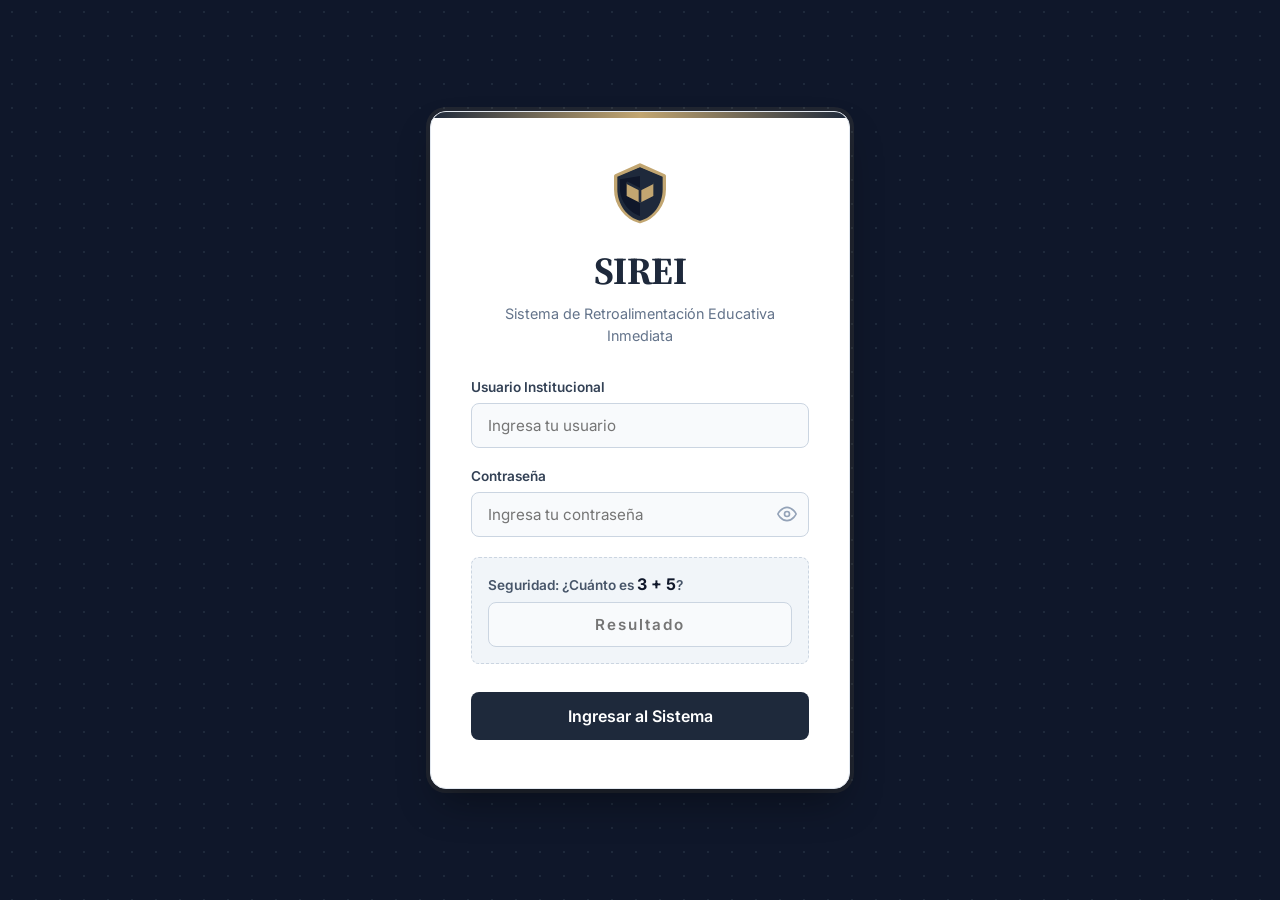
<file: index.html>
<!DOCTYPE html>
<html lang="es">
<head>
  <meta charset="UTF-8">
  <meta name="viewport" content="width=device-width, initial-scale=1.0, viewport-fit=cover">
  <title>SIREI · Sistema de Retroalimentación Educativa Inmediata</title>
  <meta name="description" content="Acceso oficial al Sistema de Retroalimentación Educativa Inmediata (SIREI). Plataforma institucional para la gestión y evaluación del aprendizaje.">
  <meta name="keywords" content="educación, SIREI, sistema, aprendizaje, evaluación">
  
  <!-- Favicon (SVG data URI) -->
  <link rel="icon" href="data:image/svg+xml,<svg xmlns='http://www.w3.org/2000/svg' viewBox='0 0 100 100'><rect width='100' height='100' rx='20' fill='%231e293b'/><text x='50' y='65' font-family='serif' font-size='50' font-weight='bold' fill='%23c2a671' text-anchor='middle'>S</text></svg>">
  
  <!-- Fuentes de Google: Inter y Source Serif 4 -->
  <link rel="preconnect" href="https://fonts.googleapis.com">
  <link rel="preconnect" href="https://fonts.gstatic.com" crossorigin>
  <link href="https://fonts.googleapis.com/css2?family=Inter:wght@400;500;600&family=Source+Serif+4:opsz,wght@8..60,600;8..60,700&display=swap" rel="stylesheet">
  
  <!-- Estilos -->
  <link rel="stylesheet" href="css/stylesindex.css">

  <!-- PWA: instalable, carga rápida y funciona sin conexión -->
  <link rel="manifest" href="manifest.json">
  <meta name="theme-color" content="#1E3A8A">
  <link rel="apple-touch-icon" href="icon-192.png">

  <!-- Si la sesión del docente sigue activa, el login no debe mostrarse. -->
  <script>
    (function () {
      try {
        var token = sessionStorage.getItem('sirei_token');
        if (!token) return;
        var rol = (sessionStorage.getItem('sirei_rol') || '').toLowerCase();
        if (rol !== 'docente') return; // los demás paneles conservan su comportamiento

        var destino = 'docente.html';
        var nombre = sessionStorage.getItem('sirei_nombre') || sessionStorage.getItem('sirei_user') || '';
        var salidaIntencional = sessionStorage.getItem('sireiSalidaIntencional') === '1';
        if (salidaIntencional) sessionStorage.removeItem('sireiSalidaIntencional');

        if (!salidaIntencional) {
          window.location.replace(destino);
          return;
        }

        // El docente salió a propósito con 3 toques: se muestra el login con aviso.
        document.addEventListener('DOMContentLoaded', function () {
          var tarjeta = document.querySelector('.login-card');
          if (!tarjeta || !tarjeta.parentNode) return;
          var aviso = document.createElement('div');
          aviso.style.cssText = 'background:#eff6ff; border:1px solid #bfdbfe; border-radius:12px; padding:12px 14px; margin-bottom:16px; text-align:center;';
          var texto = document.createElement('p');
          texto.style.cssText = 'margin:0 0 8px 0; color:#1e3a8a; font-size:0.92rem;';
          texto.textContent = nombre ? ('Ya tienes una sesión iniciada como ' + nombre + '.') : 'Ya tienes una sesión iniciada.';
          var boton = document.createElement('button');
          boton.type = 'button';
          boton.textContent = 'Volver al panel';
          boton.style.cssText = 'background:#1E3A8A; color:#fff; border:none; border-radius:8px; padding:9px 16px; font-weight:700; cursor:pointer;';
          boton.addEventListener('click', function () { window.location.href = destino; });
          aviso.appendChild(texto);
          aviso.appendChild(boton);
          tarjeta.parentNode.insertBefore(aviso, tarjeta);
        });
      } catch (e) {}
    })();
  </script>

  <script>
    if ('serviceWorker' in navigator && location.protocol.indexOf('http') === 0) {
      window.addEventListener('load', function () {
        navigator.serviceWorker.register('sw.js').catch(function () {});
      });
    }
  </script>
</head>
<body>
  <div class="container">
    <div class="login-card fade-in-up">
      <div class="logo-area">
        <div class="icono-escudo">
          <!-- Escudo Educativo Premium -->
          <svg width="64" height="64" viewBox="0 0 24 24" fill="none" xmlns="http://www.w3.org/2000/svg">
            <path d="M12 2L3 6V11C3 16.55 6.84 21.74 12 23C17.16 21.74 21 16.55 21 11V6L12 2Z" fill="#1E293B" stroke="#C2A671" stroke-width="1.5" stroke-linejoin="round"/>
            <path d="M12 22.8C16.9 21.6 20.5 16.6 20.5 11V6.3L12 2.7L3.5 6.3V11C3.5 16.6 7.1 21.6 12 22.8Z" fill="#1E293B"/>
            <path d="M12 6V21C7.8 19.8 4.5 15.3 4.5 11V7.2L12 6Z" fill="#0F172A"/>
            <!-- Libro dentro del escudo -->
            <path d="M12 16L7 13.5V8.5L12 11L17 8.5V13.5L12 16Z" fill="#C2A671"/>
            <path d="M12 11V16" stroke="#1E293B" stroke-width="1"/>
            <path d="M12 11L7 8.5" stroke="#1E293B" stroke-width="1"/>
            <path d="M12 11L17 8.5" stroke="#1E293B" stroke-width="1"/>
          </svg>
        </div>
        <h1>SIREI</h1>
        <p class="subtitulo">Sistema de Retroalimentación Educativa Inmediata</p>
      </div>

      <!-- Formulario de Login -->
      <form id="loginForm">
        <div class="input-group">
          <label for="usuario">Usuario Institucional</label>
          <input type="text" id="usuario" name="usuario" placeholder="Ingresa tu usuario" required autocomplete="off">
        </div>

        <div class="input-group">
          <label for="password">Contraseña</label>
          <div class="password-wrapper">
            <input type="password" id="password" name="password" placeholder="Ingresa tu contraseña" required>
            <button type="button" class="btn-toggle-password" id="togglePassword" aria-label="Mostrar contraseña">
              <svg width="20" height="20" viewBox="0 0 24 24" fill="none" stroke="currentColor" stroke-width="2" stroke-linecap="round" stroke-linejoin="round" class="feather feather-eye"><path d="M1 12s4-8 11-8 11 8 11 8-4 8-11 8-11-8-11-8z"></path><circle cx="12" cy="12" r="3"></circle></svg>
            </button>
          </div>
        </div>

        <!-- Captcha Matemático -->
        <div class="captcha-group">
          <label for="captchaInput">Seguridad: ¿Cuánto es <span id="captchaQuestion">X + Y</span>?</label>
          <input type="text" id="captchaInput" placeholder="Resultado" required autocomplete="off">
        </div>

        <button type="submit" id="btnIngresar">
          <span class="btn-text">Ingresar al Sistema</span>
          <div class="spinner" id="btnSpinner" style="display: none;"></div>
        </button>
        <div id="mensajeError" class="mensaje-error"></div>
      </form>
    </div>
  </div>

  <!-- Scripts -->
  <script src="js/config.js"></script>
  <script>
    const WEB_APP_URL = SIREI_CONFIG.ADMIN_API_URL;
  </script>
  <script src="js/authindex.js"></script>
</body>
</html>
</file>
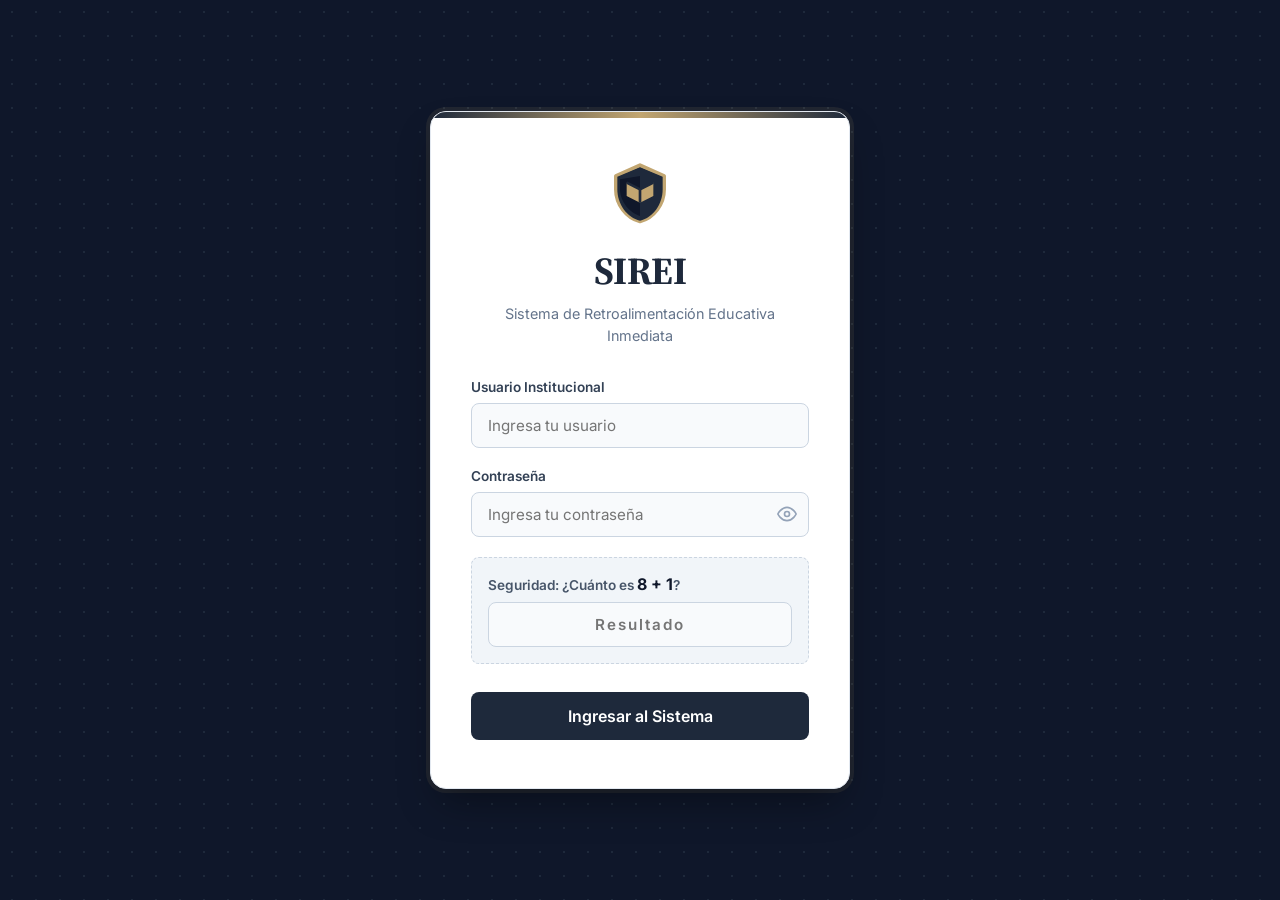
<file: admin.html>
<!DOCTYPE html>
<html lang="es">
<head>
  <meta charset="UTF-8">
  <meta name="viewport" content="width=device-width, initial-scale=1.0, viewport-fit=cover">
  <meta name="description" content="SIREI - Panel Administrativo">
  <title>SIREI · Panel Administrativo</title>
  <link rel="icon" href="data:image/svg+xml,<svg xmlns='http://www.w3.org/2000/svg' viewBox='0 0 100 100'><path d='M50 10 L90 30 L50 50 L10 30 Z' fill='%231E3A8A'/><path d='M90 35 L90 70 L50 90 L50 55 Z' fill='%233B82F6'/><path d='M10 35 L10 70 L50 90 L50 55 Z' fill='%2360A5FA'/></svg>">
  <link href="https://fonts.googleapis.com/css2?family=Source+Serif+Pro:wght@400;600;700&family=Inter:wght@400;500;600;700&display=swap" rel="stylesheet">
  <link rel="stylesheet" href="https://cdn.jsdelivr.net/npm/bootstrap-icons@1.11.1/font/bootstrap-icons.css">
  <link rel="stylesheet" href="css/admin.css">

  <!-- PWA: instalable, carga rápida y funciona sin conexión -->
  <link rel="manifest" href="manifest.json">
  <meta name="theme-color" content="#1E3A8A">
  <link rel="apple-touch-icon" href="icon-192.png">
  <script>
    if ('serviceWorker' in navigator && location.protocol.indexOf('http') === 0) {
      window.addEventListener('load', function () {
        navigator.serviceWorker.register('sw.js').catch(function () {});
      });
    }
  </script>
</head>
<body>
  <div class="app-container">
    <!-- Overlay for mobile sidebar -->
    <div class="sidebar-overlay" id="sidebarOverlay"></div>

    <!-- Barra lateral izquierda (Sidebar) -->
    <aside class="sidebar" id="sidebar">
      <div class="sidebar-header">
        <div class="sirei-titulo">
          <h2>SIREI <span class="badge-version">v2.0</span></h2>
          <p class="siglas-desc">Sistema de Retroalimentación Educativa Inmediata</p>
        </div>
      </div>
      <nav class="sidebar-nav">
        <a href="#" class="nav-item active" data-tab="datos">
          <i class="bi bi-building" style="color: #60A5FA;"></i> Datos Escolares
        </a>
        <a href="#" class="nav-item" data-tab="asignaturas">
          <i class="bi bi-book" style="color: #34D399;"></i> Mapa Curricular
        </a>
        <a href="#" class="nav-item" data-tab="docentes">
          <i class="bi bi-people" style="color: #FBBF24;"></i> Docentes
        </a>
        <a href="#" class="nav-item" data-tab="alumnos">
          <i class="bi bi-person-badge" style="color: #F87171;"></i> Alumnos
        </a>
        <a href="#" class="nav-item" data-tab="areas">
          <i class="bi bi-grid-3x3-gap-fill" style="color: #A78BFA;"></i> Áreas
        </a>
        <a href="#" class="nav-item" data-tab="actitudinal">
          <i class="bi bi-emoji-smile" style="color: #F472B6;"></i> Actitudinal
        </a>
        <a href="#" class="nav-item" data-tab="usuarios">
          <i class="bi bi-shield-lock" style="color: #F59E0B;"></i> Usuarios
        </a>
      </nav>
      <div class="sidebar-footer">
        <button id="logoutBtn" class="btn-logout"><i class="bi bi-box-arrow-right"></i> Cerrar sesión</button>
      </div>
    </aside>

    <!-- Área de contenido principal -->
    <main class="main-content">
      <!-- Barra superior con logo y usuario -->
      <header class="top-bar">
        <button class="menu-toggle" id="menuToggle">☰</button>
        <div class="logo-escuela-header" id="headerLogo">
          <!-- Aquí se cargará el logo de la escuela (más grande) -->
        </div>
        <div class="user-info">
          <div class="user-avatar">
            <i class="bi bi-person-circle"></i>
          </div>
          <div class="user-details">
            <span class="user-name" id="userName">Cargando...</span>
            <span class="user-role" id="userRole">Administrador</span>
          </div>
        </div>
      </header>

      <!-- Contenedor dinámico para las pestañas -->
      <div id="tabContent" class="tab-content-container"></div>
    </main>
  </div>

  <script src="js/config.js"></script>
  <script>
    const API_URL = SIREI_CONFIG.ADMIN_API_URL;
  </script>
  <script src="js/sirei.js"></script>
  <script src="js/export.js"></script>
  <script src="js/admin.js"></script>
  <script src="js/init.js"></script>
</body>
</html>
</file>
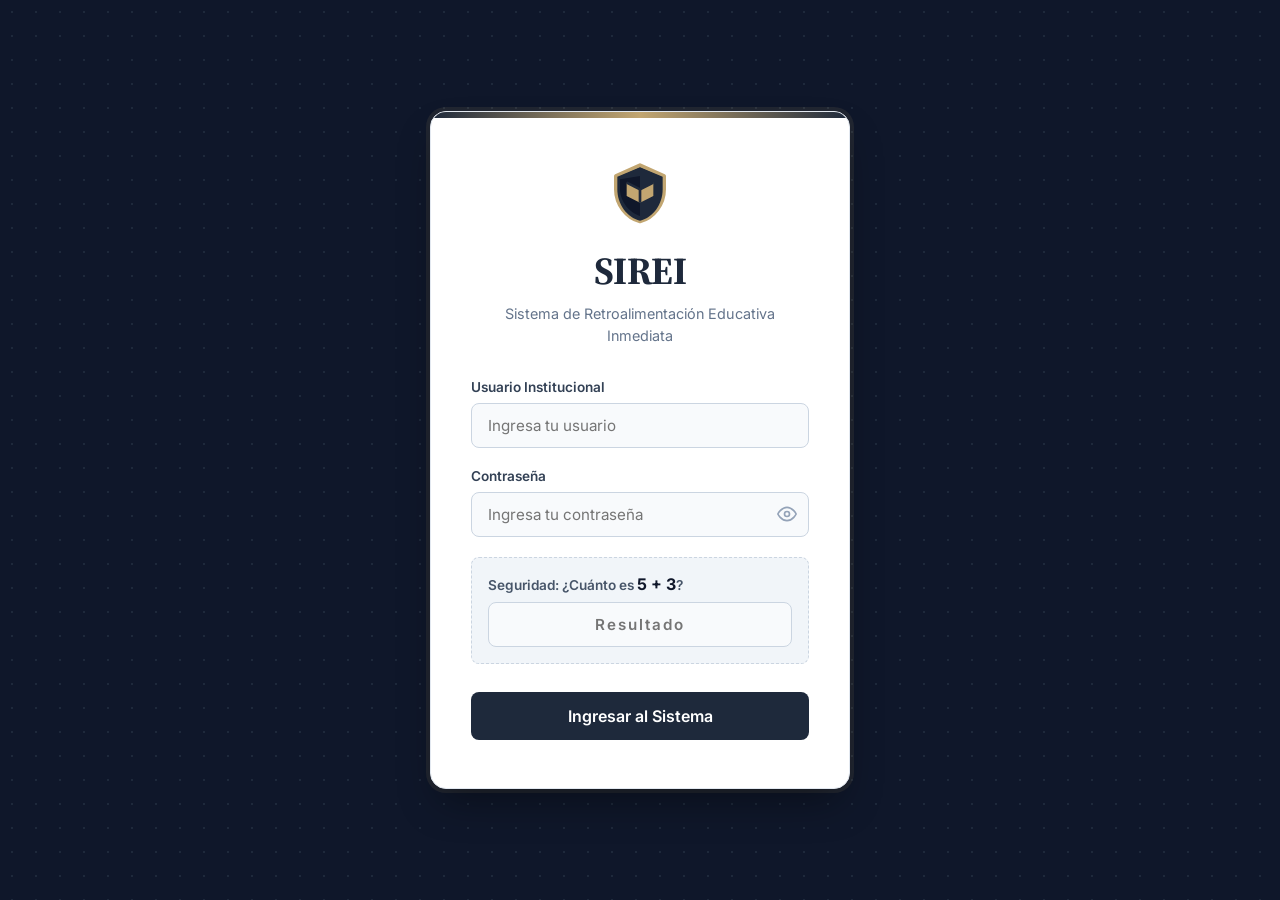
<file: coordinador.html>
<!DOCTYPE html>
<html lang="es">
<head>
  <meta charset="UTF-8">
  <meta name="viewport" content="width=device-width, initial-scale=1.0, viewport-fit=cover">
  <meta name="description" content="SIREI - Panel del Coordinador Académico">
  <title>SIREI · Coordinador Académico</title>
  <link rel="icon" href="data:image/svg+xml,<svg xmlns='http://www.w3.org/2000/svg' viewBox='0 0 100 100'><path d='M50 10 L90 30 L50 50 L10 30 Z' fill='%231E3A8A'/><path d='M90 35 L90 70 L50 90 L50 55 Z' fill='%233B82F6'/><path d='M10 35 L10 70 L50 90 L50 55 Z' fill='%2360A5FA'/></svg>">
  <link href="https://fonts.googleapis.com/css2?family=Source+Serif+Pro:wght@400;600;700&family=Inter:wght@400;500;600;700&display=swap" rel="stylesheet">
  <link rel="stylesheet" href="https://cdn.jsdelivr.net/npm/bootstrap-icons@1.11.1/font/bootstrap-icons.css">
  <link rel="stylesheet" href="css/admin.css">

  <!-- PWA: instalable, carga rápida y funciona sin conexión -->
  <link rel="manifest" href="manifest.json">
  <meta name="theme-color" content="#1E3A8A">
  <link rel="apple-touch-icon" href="icon-192.png">
  <script>
    if ('serviceWorker' in navigator && location.protocol.indexOf('http') === 0) {
      window.addEventListener('load', function () {
        navigator.serviceWorker.register('sw.js').catch(function () {});
      });
    }
  </script>
</head>
<body>
  <div class="app-container">
    <!-- Overlay for mobile sidebar -->
    <div class="sidebar-overlay" id="sidebarOverlay"></div>

    <!-- Barra lateral izquierda (Sidebar) -->
    <aside class="sidebar" id="sidebar">
      <div class="sidebar-header">
        <div class="sirei-titulo">
          <h2>SIREI <span class="badge-version">Coordinador</span></h2>
          <p class="siglas-desc">Sistema de Retroalimentación Educativa Inmediata</p>
        </div>
      </div>
      <nav class="sidebar-nav">
        <a href="#" class="nav-item active" data-tab="datos">
          <i class="bi bi-building" style="color: #60A5FA;"></i> Datos Escolares
        </a>
        <a href="#" class="nav-item" data-tab="asignaturas">
          <i class="bi bi-book" style="color: #34D399;"></i> Mapa Curricular
        </a>
        <a href="#" class="nav-item" data-tab="docentes">
          <i class="bi bi-people" style="color: #FBBF24;"></i> Docentes
        </a>
        <a href="#" class="nav-item" data-tab="alumnos">
          <i class="bi bi-person-badge" style="color: #F87171;"></i> Alumnos
        </a>
        <a href="#" class="nav-item" data-tab="coordinacion">
          <i class="bi bi-grid-3x3-gap-fill" style="color: #A78BFA;"></i> Asignación
        </a>
        <a href="#" class="nav-item" data-tab="periodos">
          <i class="bi bi-calendar3" style="color: #F59E0B;"></i> Períodos
        </a>
        <a href="#" class="nav-item" data-tab="calificacionesFinales">
          <i class="bi bi-clipboard-check" style="color: #34D399;"></i> Calificaciones Finales
        </a>
      </nav>
      <div class="sidebar-footer">
        <button id="logoutBtn" class="btn-logout"><i class="bi bi-box-arrow-right"></i> Cerrar sesión</button>
      </div>
    </aside>

    <!-- Área de contenido principal -->
    <main class="main-content">
      <!-- Barra superior con logo y usuario -->
      <header class="top-bar">
        <button class="menu-toggle" id="menuToggle">☰</button>
        <div class="logo-escuela-header" id="headerLogo">
          <!-- Aquí se cargará el logo de la escuela (más grande) -->
        </div>
        <div class="user-info">
          <div class="user-avatar">
            <i class="bi bi-person-circle"></i>
          </div>
          <div class="user-details">
            <span class="user-name" id="userName">Cargando...</span>
            <span class="user-role" id="userRole">Coordinador</span>
          </div>
        </div>
      </header>

      <!-- Contenedor dinámico para las pestañas -->
      <div id="tabContent" class="tab-content-container"></div>
    </main>
  </div>

  <!-- Definir la URL del API del coordinador -->
  <script src="js/config.js"></script>
  <script>
    const API_URL = SIREI_CONFIG.COORDINADOR_API_URL;
  </script>
  <!-- Cargar librerías -->
  <script src="js/sirei.js"></script>
  <script src="js/coordinador.js"></script>
</body>
</html>
</file>
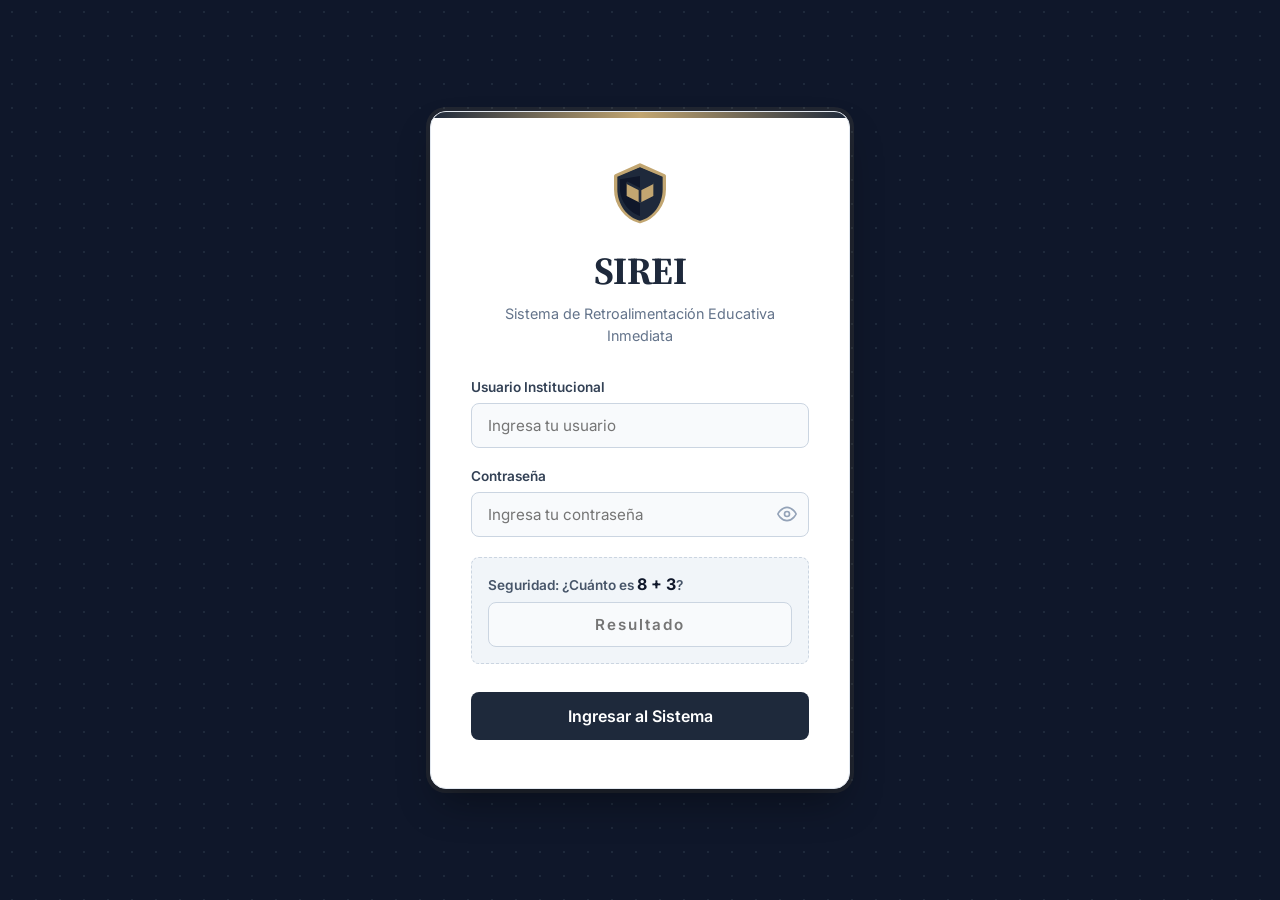
<file: prefecto.html>
<!DOCTYPE html>
<html lang="es">
<head>
  <meta charset="UTF-8">
  <meta name="viewport" content="width=device-width, initial-scale=1.0, viewport-fit=cover">
  <meta name="description" content="SIREI - Panel del Prefecto">
  <title>SIREI · Prefecto</title>
  <link rel="icon" href="data:image/svg+xml,<svg xmlns='http://www.w3.org/2000/svg' viewBox='0 0 100 100'><path d='M50 10 L90 30 L50 50 L10 30 Z' fill='%231E3A8A'/><path d='M90 35 L90 70 L50 90 L50 55 Z' fill='%233B82F6'/><path d='M10 35 L10 70 L50 90 L50 55 Z' fill='%2360A5FA'/></svg>">
  <link href="https://fonts.googleapis.com/css2?family=Source+Serif+Pro:wght@400;600;700&family=Inter:wght@400;500;600;700&display=swap" rel="stylesheet">
  <link rel="stylesheet" href="https://cdn.jsdelivr.net/npm/bootstrap-icons@1.11.1/font/bootstrap-icons.css">
  <link rel="stylesheet" href="css/admin.css">

  <!-- PWA: instalable, carga rápida y funciona sin conexión -->
  <link rel="manifest" href="manifest.json">
  <meta name="theme-color" content="#1E3A8A">
  <link rel="apple-touch-icon" href="icon-192.png">
  <script>
    if ('serviceWorker' in navigator && location.protocol.indexOf('http') === 0) {
      window.addEventListener('load', function () {
        navigator.serviceWorker.register('sw.js').catch(function () {});
      });
    }
  </script>
</head>
<body>
  <div class="app-container">
    <div class="sidebar-overlay" id="sidebarOverlay"></div>

    <aside class="sidebar" id="sidebar">
      <div class="sidebar-header">
        <div class="sirei-titulo">
          <h2>SIREI <span class="badge-version">Prefecto</span></h2>
          <p class="siglas-desc">Sistema de Retroalimentación Educativa Inmediata</p>
        </div>
      </div>
      <nav class="sidebar-nav">
        <a href="#" class="nav-item active" data-tab="ahora">
          <i class="bi bi-broadcast" style="color: #34D399;"></i> Ahora
        </a>
        <a href="#" class="nav-item" data-tab="alumnos">
          <i class="bi bi-people" style="color: #60A5FA;"></i> Alumnos
        </a>
        <a href="#" class="nav-item" data-tab="grupos">
          <i class="bi bi-diagram-3" style="color: #FBBF24;"></i> Grupos
        </a>
        <a href="#" class="nav-item" data-tab="docentes">
          <i class="bi bi-person-video3" style="color: #A78BFA;"></i> Docentes
        </a>
        <a href="#" class="nav-item" data-tab="casos">
          <i class="bi bi-clipboard2-pulse" style="color: #F87171;"></i> Casos
        </a>
        <a href="#" class="nav-item" data-tab="reportes">
          <i class="bi bi-printer" style="color: #F472B6;"></i> Reportes
        </a>
      </nav>
      <div class="sidebar-footer">
        <button id="logoutBtn" class="btn-logout"><i class="bi bi-box-arrow-right"></i> Cerrar sesión</button>
      </div>
    </aside>

    <main class="main-content">
      <header class="top-bar">
        <button class="menu-toggle" id="menuToggle">☰</button>
        <div class="logo-escuela-header" id="headerLogo"></div>
        <div class="user-info">
          <div class="user-avatar">
            <i class="bi bi-person-badge"></i>
          </div>
          <div class="user-details">
            <span class="user-name" id="userName">Cargando...</span>
            <span class="user-role" id="userRole">Prefecto</span>
          </div>
        </div>
      </header>

      <div id="tabContent" class="tab-content-container"></div>
    </main>
  </div>

  <script src="js/config.js"></script>
  <script>
    const API_URL = SIREI_CONFIG.COORDINADOR_API_URL;
  </script>
  <script src="js/sirei.js"></script>
  <script src="js/pages/prefecto.js"></script>
</body>
</html>
</file>
<file: css/stylesindex.css>
/* Reset básico */
* {
  margin: 0;
  padding: 0;
  box-sizing: border-box;
}

body {
  font-family: 'Inter', sans-serif;
  /* Fondo con patrón geométrico sutil y colores premium */
  background-color: #0F172A;
  background-image: radial-gradient(#1E293B 1px, transparent 1px);
  background-size: 24px 24px;
  min-height: 100vh;
  display: flex;
  align-items: center;
  justify-content: center;
  padding: 20px;
}

.container {
  width: 100%;
  display: flex;
  justify-content: center;
  perspective: 1000px;
}

/* Animaciones */
@keyframes fadeInUp {
  from {
    opacity: 0;
    transform: translateY(30px) scale(0.98);
  }
  to {
    opacity: 1;
    transform: translateY(0) scale(1);
  }
}

.fade-in-up {
  animation: fadeInUp 0.7s cubic-bezier(0.16, 1, 0.3, 1) forwards;
}

/* Tarjeta de login */
.login-card {
  background: #ffffff;
  border-radius: 16px;
  border: 1px solid #E2E8F0;
  box-shadow: 0 20px 40px -10px rgba(0, 0, 0, 0.4), 
              0 0 0 4px rgba(194, 166, 113, 0.1);
  width: 100%;
  max-width: 420px;
  padding: 48px 40px;
  position: relative;
  overflow: hidden;
}

/* Detalle superior en la tarjeta */
.login-card::before {
  content: "";
  position: absolute;
  top: 0;
  left: 0;
  width: 100%;
  height: 6px;
  background: linear-gradient(90deg, #1E293B, #C2A671, #1E293B);
}

/* Logo e icono */
.logo-area {
  text-align: center;
  margin-bottom: 32px;
}

.icono-escudo {
  margin-bottom: 20px;
  display: flex;
  justify-content: center;
}

h1 {
  font-family: 'Source Serif 4', serif;
  font-weight: 700;
  font-size: 2.4rem;
  color: #1E293B;
  margin-bottom: 6px;
  letter-spacing: -0.5px;
}

.subtitulo {
  font-weight: 400;
  font-size: 0.9rem;
  color: #64748B;
  max-width: 280px;
  margin: 0 auto;
  line-height: 1.5;
}

/* Campos del formulario */
.input-group {
  margin-bottom: 20px;
  text-align: left;
}

label {
  display: block;
  font-size: 0.85rem;
  font-weight: 600;
  color: #334155;
  margin-bottom: 8px;
}

input[type="text"],
input[type="password"] {
  width: 100%;
  padding: 12px 16px;
  border: 1.5px solid #CBD5E1;
  border-radius: 8px;
  font-size: 0.95rem;
  font-family: 'Inter', sans-serif;
  color: #1E293B;
  transition: all 0.2s ease;
  outline: none;
  background: #F8FAFC;
}

input[type="text"]:focus,
input[type="password"]:focus {
  border-color: #C2A671;
  background: #FFFFFF;
  box-shadow: 0 0 0 3px rgba(194, 166, 113, 0.15);
}

/* Toggle Password */
.password-wrapper {
  position: relative;
}

.btn-toggle-password {
  position: absolute;
  right: 12px;
  top: 50%;
  transform: translateY(-50%);
  background: none;
  border: none;
  padding: 0;
  color: #94A3B8;
  cursor: pointer;
  display: flex;
  align-items: center;
  justify-content: center;
  width: auto;
  box-shadow: none;
}

.btn-toggle-password:hover {
  color: #475569;
  background: none;
  box-shadow: none;
  transform: translateY(-50%);
}

/* Captcha */
.captcha-group {
  margin-bottom: 28px;
  background: #F1F5F9;
  padding: 16px;
  border-radius: 8px;
  border: 1px dashed #CBD5E1;
}

.captcha-group label {
  margin-bottom: 8px;
  color: #475569;
}

.captcha-group input {
  text-align: center;
  font-weight: 600;
  letter-spacing: 2px;
}

#captchaQuestion {
  font-weight: 700;
  color: #0F172A;
  font-size: 1rem;
}

/* Botón principal */
button[type="submit"] {
  width: 100%;
  background: #1E293B;
  color: #FFFFFF;
  border: none;
  padding: 14px;
  border-radius: 8px;
  font-size: 1rem;
  font-weight: 600;
  font-family: 'Inter', sans-serif;
  cursor: pointer;
  transition: all 0.2s ease;
  display: flex;
  justify-content: center;
  align-items: center;
  gap: 10px;
}

button[type="submit"]:hover:not(:disabled) {
  background: #0F172A;
  box-shadow: 0 4px 12px rgba(15, 23, 42, 0.2);
}

button[type="submit"]:disabled {
  background: #94A3B8;
  cursor: not-allowed;
}

/* Spinner */
.spinner {
  width: 20px;
  height: 20px;
  border: 2px solid rgba(255, 255, 255, 0.3);
  border-radius: 50%;
  border-top-color: #FFFFFF;
  animation: spin 0.8s linear infinite;
}

@keyframes spin {
  to { transform: rotate(360deg); }
}

/* Mensaje de error */
.mensaje-error {
  margin-top: 20px;
  text-align: center;
  font-size: 0.85rem;
  color: #991B1B;
  background: #FEF2F2;
  border: 1px solid #FCA5A5;
  padding: 12px;
  border-radius: 8px;
  display: none;
  font-weight: 500;
  animation: shake 0.4s ease;
}

@keyframes shake {
  0%, 100% { transform: translateX(0); }
  25% { transform: translateX(-4px); }
  75% { transform: translateX(4px); }
}

/* Responsive para móviles */
@media (max-width: 480px) {
  .login-card {
    padding: 32px 24px;
  }
  h1 {
    font-size: 2rem;
  }
}
</file>
<file: css/admin.css>
:root {
  --color-primary: #1E3A8A;
  --color-primary-dark: #1E3A8A;
  --color-primary-light: #3B82F6;
  --color-gray-50: #f9fafb;
  --color-gray-100: #f3f4f6;
  --color-gray-200: #e5e7eb;
  --color-gray-600: #4b5563;
  --color-gray-700: #374151;
  --shadow-sm: 0 1px 2px 0 rgb(0 0 0 / 0.05);
  --shadow-md: 0 4px 6px -1px rgb(0 0 0 / 0.1);
  --radius-lg: 0.5rem;
}

* {
  margin: 0;
  padding: 0;
  box-sizing: border-box;
}

body {
  font-family: 'Source Serif Pro', 'Inter', sans-serif;
  background: var(--color-gray-100);
}

.app-container {
  display: flex;
  min-height: 100vh;
}

/* ========== SIDEBAR (escritorio) ========== */
.sidebar {
  width: 280px;
  background: white;
  border-right: 1px solid var(--color-gray-200);
  display: flex;
  flex-direction: column;
  position: fixed;
  height: 100vh;
  overflow-y: auto;
  transition: transform 0.3s ease;
  z-index: 1000;
}

/* Cabecera del sidebar */
.sidebar-header {
  display: flex;
  align-items: center;
  gap: 12px;
  padding: 24px;
  border-bottom: 1px solid var(--color-gray-200);
}

.sirei-titulo h2 {
  font-size: 1.5rem;
  font-weight: 700;
  color: var(--color-primary);
  margin: 0;
  display: flex;
  align-items: center;
  gap: 8px;
}

.badge-version {
  font-size: 0.65rem;
  background: #E0E7FF;
  color: #4338CA;
  padding: 2px 6px;
  border-radius: 4px;
  font-weight: 600;
  font-family: 'Inter', sans-serif;
}

.siglas-desc {
  font-size: 0.7rem;
  color: #6b7280;
  margin: 0;
  max-width: 160px;
  line-height: 1.3;
}

/* Navegación */
.sidebar-nav {
  flex: 1;
  padding: 24px 16px;
  display: flex;
  flex-direction: column;
  gap: 8px;
}

.nav-item {
  display: flex;
  align-items: center;
  gap: 12px;
  padding: 12px 16px;
  border-radius: var(--radius-lg);
  color: var(--color-gray-600);
  text-decoration: none;
  font-weight: 500;
  transition: all 0.2s;
}

.nav-item i {
  font-size: 1.25rem;
}

.nav-item:hover,
.nav-item.active {
  background: var(--color-primary-light);
  color: white;
}

.nav-item.active {
  background: var(--color-primary);
}

/* Footer sidebar */
.sidebar-footer {
  padding: 20px;
  border-top: 1px solid var(--color-gray-200);
}

.btn-logout {
  width: 100%;
  padding: 10px;
  background: none;
  border: 1px solid var(--color-gray-200);
  border-radius: var(--radius-lg);
  font-weight: 500;
  cursor: pointer;
  transition: all 0.2s;
}

.btn-logout:hover {
  background: #fee2e2;
  border-color: #fecaca;
  color: #dc2626;
}

/* ========== MAIN CONTENT (escritorio) ========== */
.main-content {
  flex: 1;
  margin-left: 280px;
  background: var(--color-gray-50);
}

/* Barra superior */
.top-bar {
  background: white;
  padding: 8px 32px;
  border-bottom: 1px solid var(--color-gray-200);
  display: flex;
  justify-content: space-between;
  align-items: center;
  position: sticky;
  top: 0;
  z-index: 10;
}

.logo-escuela-header img {
  max-height: 60px;
  width: auto;
  object-fit: contain;
  border-radius: 8px;
}

.user-info {
  display: flex;
  align-items: center;
  gap: 12px;
}

.user-avatar i {
  font-size: 32px;
  color: var(--color-gray-600);
}

.user-details {
  display: flex;
  flex-direction: column;
  align-items: flex-end;
}

.user-name {
  font-weight: 600;
  color: var(--color-gray-700);
}

.user-role {
  font-size: 0.75rem;
  color: var(--color-gray-600);
}

/* Botón hamburguesa (oculto en escritorio) */
.menu-toggle {
  display: none;
  background: none;
  border: none;
  font-size: 1.5rem;
  cursor: pointer;
  color: var(--color-gray-700);
  margin-right: 12px;
}

/* Contenedor de pestañas */
.tab-content-container {
  padding: 32px;
  overflow-x: auto;
  animation: fadeInTab 0.3s ease-in-out;
}

@keyframes fadeInTab {
  from { opacity: 0; transform: translateY(5px); }
  to { opacity: 1; transform: translateY(0); }
}

/* Tarjetas y formularios */
.card {
  background: white;
  border-radius: var(--radius-lg);
  box-shadow: 0 4px 6px rgba(0,0,0,0.05), 0 1px 3px rgba(0,0,0,0.03);
  border-top: 3px solid var(--color-primary);
  padding: 24px;
  margin-bottom: 24px;
  overflow-x: auto;
}

.card-title {
  font-size: 1.25rem;
  font-weight: 600;
  margin-bottom: 20px;
  color: var(--color-gray-700);
}

.form-group {
  margin-bottom: 16px;
}

label {
  display: block;
  font-size: 0.875rem;
  font-weight: 500;
  margin-bottom: 6px;
  color: var(--color-gray-700);
}

input,
select,
textarea {
  width: 100%;
  padding: 10px 12px;
  border: 1px solid var(--color-gray-200);
  border-radius: var(--radius-lg);
  font-size: 1rem;
  transition: all 0.2s;
  min-height: 44px;
}

input:focus {
  outline: none;
  border-color: var(--color-primary);
  box-shadow: 0 0 0 3px rgba(59, 130, 246, 0.1);
}

/* Botones */
.btn {
  padding: 8px 16px;
  border-radius: var(--radius-lg);
  font-weight: 500;
  cursor: pointer;
  border: none;
  min-height: 44px;
  display: inline-flex;
  align-items: center;
  justify-content: center;
}

.btn-primary {
  background: var(--color-primary);
  color: white;
}

.btn-primary:hover {
  background: var(--color-primary-dark);
}

.btn-secondary {
  background: #6b7280;
  color: white;
}

.btn-secondary:hover {
  background: #4b5563;
}

.btn-danger {
  background: #ef4444;
  color: white;
}

.btn-danger:hover {
  background: #dc2626;
}

/* Grupos de botones */
.form-buttons {
  margin-top: 20px;
  display: flex;
  gap: 12px;
}

/* Campos protegidos (solo lectura) */
.input-protected {
  background-color: #f3f4f6;
  color: #1f2937;
  border-color: #d1d5db;
  cursor: not-allowed;
}

/* Logo en configuración */
.config-logo {
  margin-bottom: 24px;
  padding-bottom: 16px;
  border-bottom: 1px solid #e5e7eb;
}

/* Listas de asignaturas/docentes */
.items-list {
  list-style: none;
  margin-top: 16px;
}

.list-item {
  display: flex;
  justify-content: space-between;
  align-items: center;
  padding: 12px;
  background: var(--color-gray-50);
  border-radius: var(--radius-lg);
  margin-bottom: 8px;
}

.list-item-text {
  font-weight: 500;
}

.delete-item-btn {
  background: none;
  border: none;
  color: #ef4444;
  cursor: pointer;
  font-size: 1rem;
}

.delete-item-btn:hover {
  color: #dc2626;
}

/* Loader moderno */
.loader-moderno {
  display: flex;
  flex-direction: column;
  align-items: center;
  justify-content: center;
  padding: 40px;
  color: var(--color-gray-600);
}
.spinner {
  width: 40px;
  height: 40px;
  border: 4px solid var(--color-gray-200);
  border-top: 4px solid var(--color-primary);
  border-radius: 50%;
  animation: spin 1s linear infinite;
  margin-bottom: 16px;
}
@keyframes spin {
  0% { transform: rotate(0deg); }
  100% { transform: rotate(360deg); }
}

/* Skeleton loader para tablas */
.skeleton-row {
  height: 24px;
  background: linear-gradient(90deg, #f0f0f0 25%, #e0e0e0 50%, #f0f0f0 75%);
  background-size: 200% 100%;
  animation: shimmer 1.5s infinite;
  border-radius: 4px;
  margin: 10px 0;
}
@keyframes shimmer {
  0% { background-position: 200% 0; }
  100% { background-position: -200% 0; }
}

/* Ordenamiento en tablas */
.sort-icon {
  font-size: 0.8rem;
  margin-left: 4px;
  color: var(--color-gray-400);
}
.sort-active {
  color: var(--color-primary);
}

.toast {
  position: fixed;
  bottom: 20px;
  right: 20px;
  background: #10b981;
  color: white;
  padding: 12px 24px;
  border-radius: var(--radius-lg);
  box-shadow: var(--shadow-md);
  z-index: 1000;
  animation: slideIn 0.3s ease;
}

@keyframes slideIn {
  from {
    transform: translateX(100%);
    opacity: 0;
  }
  to {
    transform: translateX(0);
    opacity: 1;
  }
}

/* ========== RESPONSIVE ========== */

/* Tablets y móviles en horizontal (≤ 768px) */
@media (max-width: 768px) {
  /* Sidebar oculto por defecto, se muestra con clase .mobile-open */
  .sidebar {
    transform: translateX(-100%);
    width: 260px;
  }
  
  .sidebar.mobile-open {
    transform: translateX(0);
  }
  
  /* Botón hamburguesa */
  .menu-toggle {
    display: block;
  }
  
  /* Main content ocupa todo el ancho */
  .main-content {
    margin-left: 0;
  }
  
  /* Ajustes de la barra superior */
  .top-bar {
    padding: 8px 16px;
  }
  
  .logo-escuela-header img {
    max-height: 45px;
  }
  
  .user-name {
    font-size: 0.9rem;
  }
  
  .user-role {
    font-size: 0.7rem;
  }
  
  /* Contenido */
  .tab-content-container {
    padding: 16px;
  }
  
  .card {
    padding: 16px;
  }
  
  /* Botones apilados */
  .form-buttons {
    flex-direction: column;
    gap: 8px;
  }
  
  .btn-primary,
  .btn-secondary {
    width: 100%;
    margin-left: 0;
  }
  
  /* Configuración del logo */
  .config-logo img {
    width: 80px !important;
  }
}

/* Móviles pequeños (≤ 480px) */
@media (max-width: 480px) {
  .top-bar {
    padding: 6px 12px;
  }
  
  .logo-escuela-header img {
    max-height: 35px;
  }
  
  .user-avatar i {
    font-size: 24px;
  }
  
  .user-name {
    font-size: 0.8rem;
  }
  
  .user-role {
    font-size: 0.7rem;
  }
  
  .tab-content-container {
    padding: 12px;
  }
  
  .card {
    padding: 12px;
  }
  
  input,
  select,
  textarea,
  .btn {
    font-size: 16px; /* Evita zoom en iOS */
  }
  
  .siglas-desc {
    font-size: 0.6rem;
    max-width: 120px;
  }
}

/* Soporte para dispositivos táctiles (hover menos agresivo) */
@media (hover: hover) {
  .btn-primary:hover,
  .btn-secondary:hover,
  .btn-logout:hover,
  .delete-item-btn:hover {
    transform: translateY(-1px);
    transition: 0.1s;
  }
}

/* Ajuste para la barra lateral cuando se abre en móvil (overlay opcional) */
.sidebar-overlay {
  position: fixed;
  top: 0;
  left: 0;
  width: 100%;
  height: 100%;
  background-color: rgba(0, 0, 0, 0.5);
  z-index: 999;
  display: none;
}

.sidebar-overlay.active {
  display: block;
}

.asignaturas-table {
  width: 100%;
  border-collapse: collapse;
}
.asignaturas-table th, .asignaturas-table td {
  text-align: left;
  padding: 10px;
  border-bottom: 1px solid #e5e7eb;
}
.asignaturas-table th {
  background-color: #f9fafb;
  font-weight: 600;
}

.asignaturas-table th, .asignaturas-table td {
  padding: 10px;
  text-align: left;
  border-bottom: 1px solid #e5e7eb;
}
.asignaturas-table th {
  background-color: #f9fafb;
  font-weight: 600;
}
@media (max-width: 768px) {
  .asignaturas-table, .asignaturas-table thead, .asignaturas-table tbody, .asignaturas-table tr, .asignaturas-table td,
  .alumnos-table, .alumnos-table thead, .alumnos-table tbody, .alumnos-table tr, .alumnos-table td,
  .docentes-table, .docentes-table thead, .docentes-table tbody, .docentes-table tr, .docentes-table td {
    display: block;
  }
  .asignaturas-table thead tr, .alumnos-table thead tr, .docentes-table thead tr { display: none; }
  .asignaturas-table tr, .alumnos-table tr, .docentes-table tr { margin-bottom: 16px; border: 1px solid #e5e7eb; border-radius: 8px; }
  .asignaturas-table td, .alumnos-table td, .docentes-table td { display: flex; justify-content: space-between; align-items: center; padding: 12px 8px; border-bottom: 1px solid #f3f4f6; }
  .asignaturas-table td::before, .alumnos-table td::before, .docentes-table td::before { content: attr(data-label); font-weight: bold; width: 40%; }
}



/* Estilos para formularios en grid */
.form-grid {
  display: grid;
  grid-template-columns: repeat(auto-fill, minmax(280px, 1fr));
  gap: 20px;
}
.input-error {
  border: 2px solid #ef4444 !important;
  background-color: #fee2e2 !important;
}
.carrera-item, .tutor-item {
  background: #f9fafb;
  border-radius: 12px;
  padding: 16px;
  margin-bottom: 16px;
  border: 1px solid #e5e7eb;
}
.carrera-item select, .carrera-item input,
.tutor-item select, .tutor-item input {
  width: 100%;
}
.docentes-table th {
  background: #f3f4f6;
  font-weight: 600;
  cursor: pointer;
  user-select: none;
}
.alumnos-table th {
  cursor: pointer;
  user-select: none;
}

/* Estilos para Áreas */
.area-grid {
  display: grid;
  grid-template-columns: repeat(auto-fill, minmax(250px, 1fr));
  gap: 1.5rem;
  margin-bottom: 2rem;
}
.area-card {
  background: white;
  border-radius: 12px;
  border: 1px solid #e5e7eb;
  padding: 1.5rem;
  box-shadow: 0 4px 6px rgba(0,0,0,0.05);
  transition: transform 0.2s ease, box-shadow 0.2s ease;
  position: relative;
  overflow: hidden;
}
.area-card:hover {
  transform: translateY(-5px);
  box-shadow: 0 10px 15px rgba(0,0,0,0.1);
}
.area-card::before {
  content: '';
  position: absolute;
  top: 0;
  left: 0;
  width: 100%;
  height: 4px;
  background: var(--color-primary);
}
.area-header {
  display: flex;
  align-items: center;
  gap: 10px;
  margin-bottom: 1rem;
}
.area-icon {
  background: #eff6ff;
  color: var(--color-primary);
  width: 40px;
  height: 40px;
  border-radius: 8px;
  display: flex;
  align-items: center;
  justify-content: center;
  font-size: 1.25rem;
}
.area-title {
  font-size: 1.125rem;
  font-weight: 600;
  color: #1f2937;
  margin: 0;
}
.area-stats {
  display: flex;
  gap: 15px;
  margin-bottom: 1.5rem;
}
.stat-item {
  display: flex;
  flex-direction: column;
}
.stat-value {
  font-size: 1.25rem;
  font-weight: 700;
  color: var(--color-primary);
}
.stat-label {
  font-size: 0.75rem;
  color: #6b7280;
  text-transform: uppercase;
  letter-spacing: 0.05em;
}

/* Botones modernos (consolidados) */
.btn-modern {
  display: inline-flex;
  align-items: center;
  gap: 6px;
  padding: 8px 16px;
  border: none;
  border-radius: 8px;
  font-weight: 500;
  font-size: 0.875rem;
  cursor: pointer;
  transition: all 0.2s ease;
  box-shadow: 0 1px 3px rgba(0,0,0,0.05);
}
.btn-modern i { font-size: 1.1rem; }
.btn-modern:disabled { opacity: 0.5; cursor: not-allowed; box-shadow: none; transform: none !important; }
.btn-modern:not(:disabled):hover { transform: translateY(-2px); box-shadow: 0 4px 8px rgba(0,0,0,0.1); }
.btn-primary-modern { background: #1E3A8A; color: white; }
.btn-primary-modern:not(:disabled):hover { background: #1e40af; }
.btn-secondary-modern { background: #6b7280; color: white; }
.btn-secondary-modern:not(:disabled):hover { background: #4b5563; }
.btn-success-modern { background: #059669; color: white; }
.btn-success-modern:not(:disabled):hover { background: #047857; }
.btn-info-modern { background: #3b82f6; color: white; }
.btn-info-modern:not(:disabled):hover { background: #2563eb; }
.btn-warning-modern { background: #f59e0b; color: white; }
.btn-warning-modern:not(:disabled):hover { background: #d97706; }
.btn-danger-modern { background: #ef4444; color: white; }
.btn-danger-modern:not(:disabled):hover { background: #dc2626; }
.btn-dark-modern { background: #1f2937; color: white; }
.btn-dark-modern:not(:disabled):hover { background: #111827; }

/* Tabla hover */
.alumnos-table tbody tr { transition: background-color 0.2s; }
.alumnos-table tbody tr:hover, .docentes-table tbody tr:hover, .asignaturas-table tbody tr:hover {
  background-color: #f3f4f6;
}
.alumnos-table tbody tr.selected { background-color: #dbeafe; }
.seleccion-alumno { width: 18px; height: 18px; cursor: pointer; }




/* ============================================================
   ESTILOS PARA EL PANEL DEL DOCENTE (ASISTENCIA, SALIDAS, ETC.)
   ============================================================ */

.panel-docente {
  padding: 0 10px;
}

.panel-docente .nav-paneles {
  display: flex;
  gap: 8px;
  margin-bottom: 16px;
  flex-wrap: wrap;
  justify-content: center;
}

.panel-docente .nav-paneles button {
  flex: 1;
  min-width: 80px;
  padding: 10px 12px;
  border: none;
  border-radius: 8px;
  font-weight: 600;
  background: #e5e7eb;
  color: #4b5563;
  font-size: 0.9rem;
}

.panel-docente .nav-paneles button.activo {
  background: #1E3A8A;
  color: white;
}

.panel-docente .contenido-panel {
  display: none;
  animation: fadeIn 0.3s ease;
}

.panel-docente .contenido-panel.activo {
  display: block;
}

.btn-aspecto {
  flex: 1;
  min-width: 120px;
  padding: 10px 12px;
  border: 1px solid #d1d5db;
  border-radius: 8px;
  font-weight: 600;
  background: #fff;
  color: #4b5563;
  font-size: 0.9rem;
  cursor: pointer;
  transition: background 0.2s, color 0.2s, border-color 0.2s;
}

.btn-aspecto:hover {
  border-color: #93c5fd;
  background: #eff6ff;
}

.btn-aspecto.activo {
  background: #1E3A8A;
  border-color: #1E3A8A;
  color: white;
}

.btn-flotante-salidas {
  position: fixed;
  bottom: 20px;
  right: 20px;
  background: #f59e0b;
  color: white;
  border: none;
  border-radius: 50%;
  width: 60px;
  height: 60px;
  font-size: 28px;
  box-shadow: 0 4px 12px rgba(0,0,0,0.3);
  z-index: 100;
  display: flex;
  align-items: center;
  justify-content: center;
}

.modal-salidas-full {
  position: fixed;
  top: 0;
  left: 0;
  width: 100%;
  height: 100%;
  background: white;
  z-index: 200;
  overflow-y: auto;
  padding: 20px;
  display: none;
  flex-direction: column;
}

.modal-salidas-full.abierto {
  display: flex;
}

.modal-salidas-full .header {
  display: flex;
  justify-content: space-between;
  align-items: center;
  margin-bottom: 20px;
}

.modal-salidas-full .header h2 {
  margin: 0;
}

.boton-motivo {
  display: block;
  width: 100%;
  padding: 16px;
  margin-bottom: 12px;
  border: 2px solid #e5e7eb;
  border-radius: 12px;
  background: #f9fafb;
  font-size: 1.2rem;
  font-weight: 600;
  text-align: left;
  display: flex;
  align-items: center;
  gap: 12px;
}

.boton-motivo i {
  font-size: 1.8rem;
}

.boton-motivo:active {
  background: #dbeafe;
  border-color: #1E3A8A;
}

.boton-motivo.otro {
  border-style: dashed;
}

.campo-otro-motivo {
  display: none;
  margin-top: 8px;
  padding: 12px;
  background: #f3f4f6;
  border-radius: 8px;
}

.campo-otro-motivo textarea {
  width: 100%;
  padding: 10px;
  border-radius: 6px;
  border: 1px solid #d1d5db;
  font-size: 1rem;
}

@keyframes fadeIn {
  from { opacity: 0; transform: translateY(10px); }
  to { opacity: 1; transform: translateY(0); }
}

/* ===== LISTA MANUAL DE ASISTENCIA (CORREGIDA) ===== */
.lista-alumnos-manual .alumno-item {
  display: flex;
  justify-content: space-between;
  align-items: center;
  padding: 10px 0;
  border-bottom: 1px solid #e5e7eb;
  gap: 10px;
}

.lista-alumnos-manual .alumno-item span {
  flex: 3; /* Ocupa más espacio que el selector */
  font-size: 0.95rem;
  word-break: break-word;
  padding-right: 8px;
}

.lista-alumnos-manual .alumno-item select {
  flex: 0 0 auto; /* No se expande */
  min-width: 70px;
  max-width: 110px;
  padding: 6px 8px;
  border-radius: 6px;
  border: 1px solid #d1d5db;
  background: white;
  font-size: 0.85rem;
}

/* En móviles, apilar verticalmente */
@media (max-width: 480px) {
  .lista-alumnos-manual .alumno-item {
    flex-wrap: wrap;
    gap: 4px;
  }
  .lista-alumnos-manual .alumno-item span {
    flex: 1 1 100%; /* Ocupa toda la línea */
    padding-right: 0;
  }
  .lista-alumnos-manual .alumno-item select {
    flex: 1 1 auto;
    width: 100%;
    max-width: 100%;
    min-width: unset;
  }
}


.modal-salidas-full {
  position: fixed;
  top: 0;
  left: 0;
  width: 100%;
  height: 100%;
  background: rgba(0,0,0,0.5);
  backdrop-filter: blur(4px);
  z-index: 200;
  display: none;
  justify-content: center;
  align-items: center;
  overflow-y: auto;
}
.modal-salidas-full.abierto {
  display: flex;
}
.modal-salidas-full > div {
  background: white;
  width: 95%;
  max-width: 500px;
  max-height: 90vh;
  border-radius: 20px;
  display: flex;
  flex-direction: column;
  box-shadow: 0 20px 60px rgba(0,0,0,0.3);
}

@media (max-width: 768px) {
  .modal-salidas-full > div {
    width: 100%;
    max-width: 100%;
    height: 100%;
    max-height: 100%;
    border-radius: 0;
  }
  
  .panel-docente .nav-paneles button {
    font-size: 0.8rem;
    padding: 12px 8px;
    flex: 1 1 calc(33% - 8px);
  }
}

/* ============================================================
   MEJORA: Modal de Salidas en móvil (scroll y layout)
   ============================================================ */

/* Asegura que el modal ocupe toda la pantalla en móvil */
@media (max-width: 768px) {
  .modal-salidas-full {
    align-items: stretch !important;
    padding: 0 !important;
  }
  .modal-salidas-full > div {
    width: 100% !important;
    max-width: 100% !important;
    height: 100vh !important;
    max-height: 100vh !important;
    border-radius: 0 !important;
    display: flex !important;
    flex-direction: column !important;
  }
  /* El contenido del modal debe scroll */
  .modal-salidas-full > div > div:last-child {
    flex: 1 !important;
    overflow-y: auto !important;
    padding-bottom: 20px !important;
  }
  /* Botones de acción en columna en móvil */
  .modal-salidas-full .btn-salida,
  .modal-salidas-full .btn-entrada {
    font-size: 1rem !important;
    padding: 14px !important;
  }
  /* Grid de motivos en una sola columna en móvil */
  .modal-salidas-full .boton-motivo {
    grid-column: span 1 !important;
    font-size: 1rem !important;
    padding: 12px !important;
  }
  .modal-salidas-full .boton-motivo.otro {
    grid-column: span 1 !important;
  }
  .modal-salidas-full #seccion-motivo > div {
    grid-template-columns: 1fr 1fr !important;
    gap: 8px !important;
  }
  /* Ajuste del input de alumno */
  .modal-salidas-full #inputSalidaFull {
    font-size: 16px !important; /* Evita zoom en iOS */
  }
  /* Botón de confirmar más grande y visible */
  .modal-salidas-full .btn-confirmar {
    font-size: 1.1rem !important;
    padding: 16px !important;
  }
}

/* Para pantallas muy pequeñas (≤ 400px) */
@media (max-width: 400px) {
  .modal-salidas-full #seccion-motivo > div {
    grid-template-columns: 1fr !important;
  }
  .modal-salidas-full .boton-motivo {
    font-size: 0.9rem !important;
    padding: 10px !important;
  }
}

/* ============================================================
   P5: Pantalla de confirmación de salidas/entradas (tapa el modal)
   P4: Icono de baño ocupado/desocupado
   ============================================================ */
#confirmacionSalidaEntrada {
  position: absolute;
  inset: 0;
  z-index: 500;
}
#confirmacionSalidaEntrada .confirmacion-overlay {
  position: absolute;
  inset: 0;
  display: flex;
  align-items: center;
  justify-content: center;
  padding: 20px;
  background: rgba(0,0,0,0.78);
}
#confirmacionSalidaEntrada .confirmacion-tarjeta {
  background: #ffffff;
  border-radius: 18px;
  padding: 28px 24px;
  max-width: 420px;
  width: 100%;
  text-align: center;
  box-shadow: 0 20px 60px rgba(0,0,0,0.4);
}
#iconoBano {
  display: inline-flex;
  align-items: center;
  font-weight: 700;
}
@media (max-width: 480px) {
  #confirmacionSalidaEntrada .confirmacion-tarjeta {
    padding: 24px 18px;
  }
  #confirmacionSalidaEntrada .confirmacion-tarjeta h2 {
    font-size: 1.35rem !important;
  }
}
</file>
